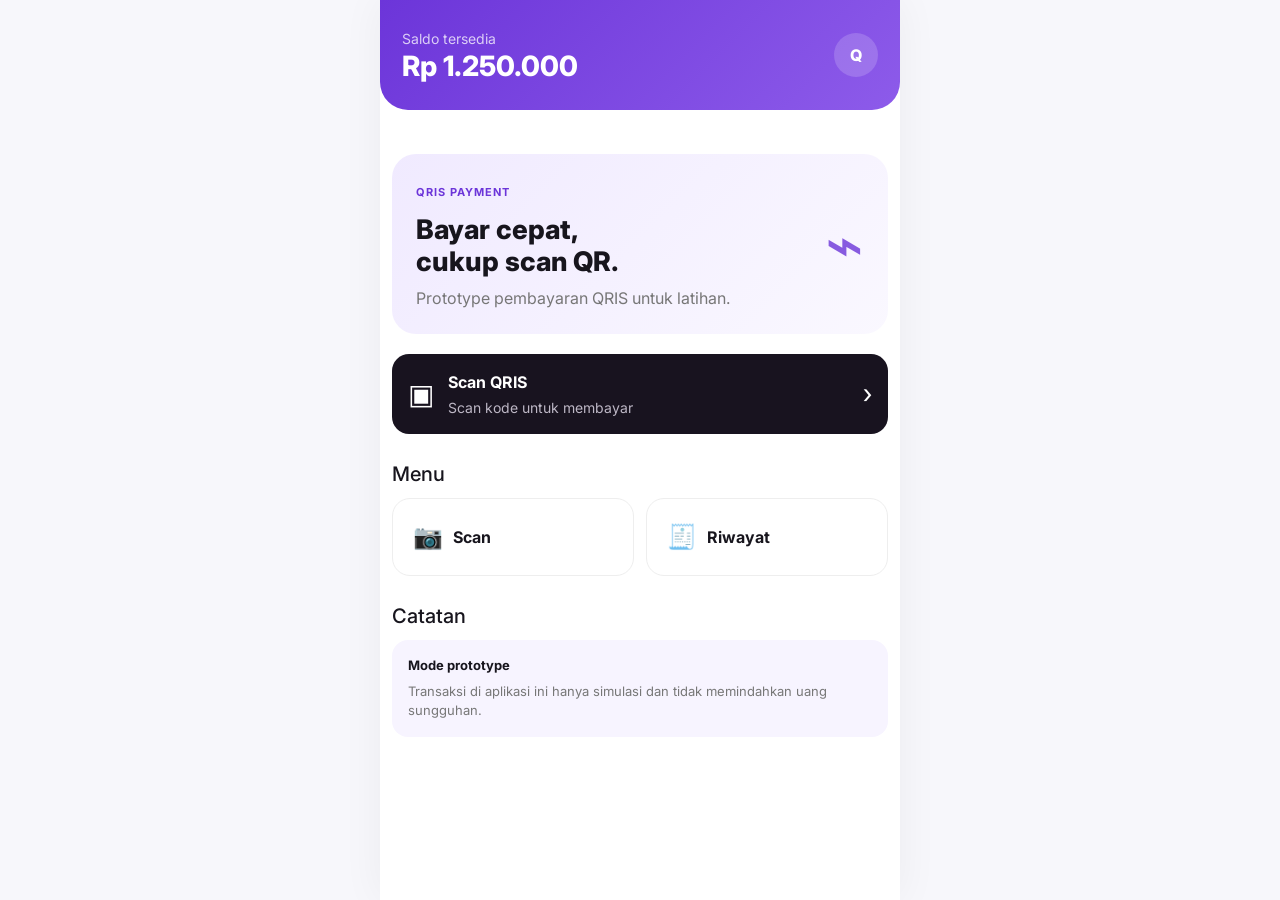
<file: index.html>
<!doctype html>
<html lang="id">
<head>
  <meta charset="utf-8">
  <meta name="viewport" content="width=device-width,initial-scale=1">
  <title>QPay — Pembayaran QRIS</title>
  <link href="https://cdn.jsdelivr.net/npm/bootstrap@5.3.3/dist/css/bootstrap.min.css" rel="stylesheet">
  <link rel="stylesheet" href="style.css">
</head>
<body>
<div class="app-shell">
  <header class="topbar">
    <div>
      <small class="opacity-75">Saldo tersedia</small>
      <h3 class="mb-0">Rp 1.250.000</h3>
    </div>
    <div class="avatar">Q</div>
  </header>

  <main class="container py-4">
    <section class="hero-card">
      <div>
        <span class="badge-soft">QRIS PAYMENT</span>
        <h1>Bayar cepat,<br>cukup scan QR.</h1>
        <p>Prototype pembayaran QRIS untuk latihan.</p>
      </div>
      <div class="qr-icon">⌁</div>
    </section>

    <button class="scan-btn" onclick="location.href='scan.html'">
      <span class="scan-symbol">▣</span>
      <span><b>Scan QRIS</b><small>Scan kode untuk membayar</small></span>
      <span class="arrow">›</span>
    </button>

    <div class="section-title">
      <h5>Menu</h5>
    </div>
    <div class="menu-grid">
      <a href="scan.html" class="menu-item"><span>📷</span><b>Scan</b></a>
      <a href="history.html" class="menu-item"><span>🧾</span><b>Riwayat</b></a>
    </div>

    <div class="section-title">
      <h5>Catatan</h5>
    </div>
    <div class="notice">
      <b>Mode prototype</b>
      <p>Transaksi di aplikasi ini hanya simulasi dan tidak memindahkan uang sungguhan.</p>
    </div>
  </main>
</div>
</body>
</html>
</file>
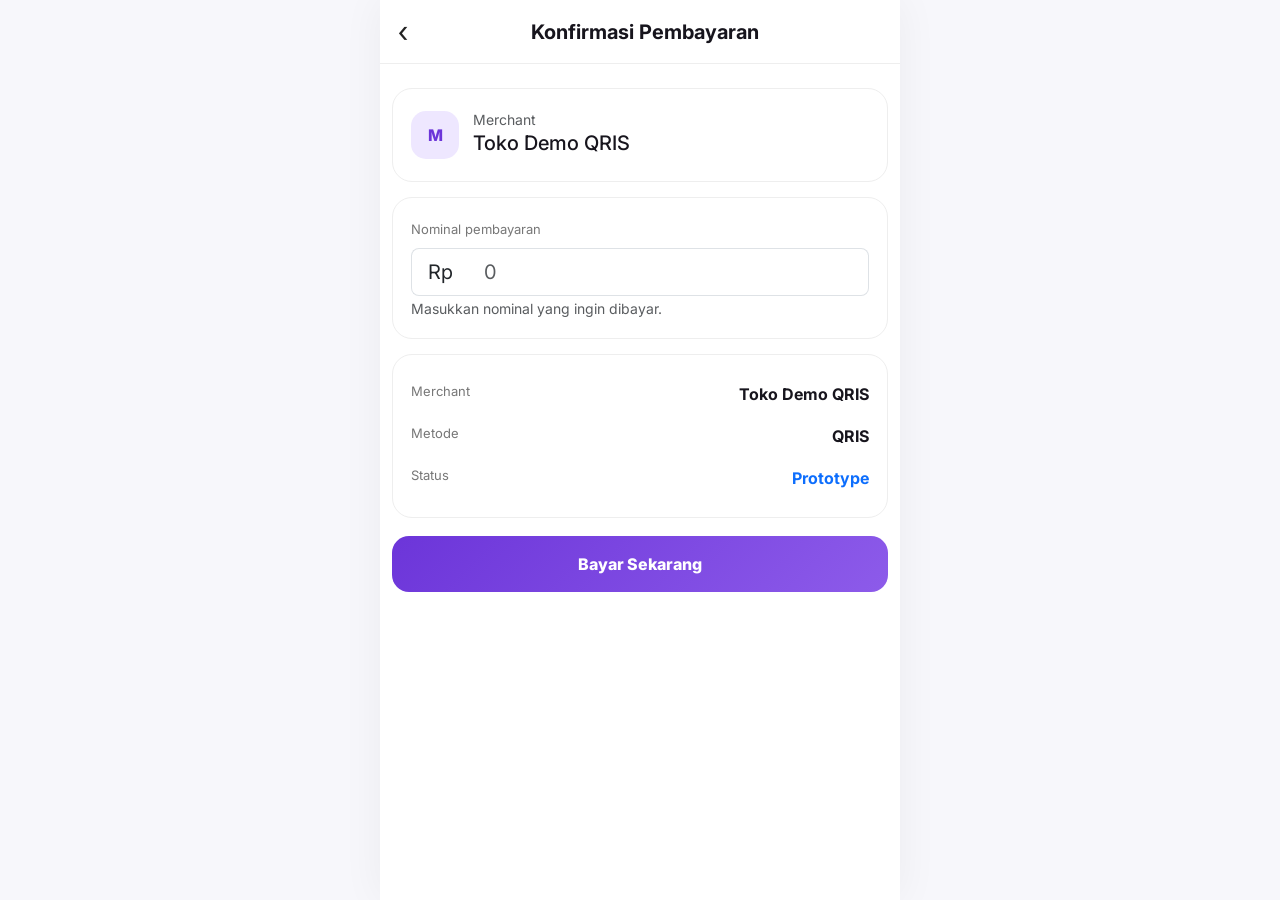
<file: confirm.html>
<!doctype html>
<html lang="id">
<head>
  <meta charset="utf-8">
  <meta name="viewport" content="width=device-width,initial-scale=1">
  <title>Konfirmasi — QPay</title>
  <link href="https://cdn.jsdelivr.net/npm/bootstrap@5.3.3/dist/css/bootstrap.min.css" rel="stylesheet">
  <link rel="stylesheet" href="style.css">
  <script src="app.js" defer></script>
</head>
<body>
<div class="app-shell">
  <header class="simple-header">
    <a href="scan.html">‹</a><h5>Konfirmasi Pembayaran</h5><span></span>
  </header>

  <main class="container py-4">
    <div class="merchant-card">
      <div class="merchant-logo">M</div>
      <div><small class="text-muted">Merchant</small><h5 id="merchant">Toko Demo</h5></div>
    </div>

    <div class="amount-card">
      <label>Nominal pembayaran</label>
      <div class="input-group input-group-lg">
        <span class="input-group-text">Rp</span>
        <input id="amount" class="form-control" type="number" min="1000" placeholder="0">
      </div>
      <small class="text-muted">Masukkan nominal yang ingin dibayar.</small>
    </div>

    <div class="detail-card">
      <div><span>Merchant</span><b id="merchant2">Toko Demo</b></div>
      <div><span>Metode</span><b>QRIS</b></div>
      <div><span>Status</span><b class="text-primary">Prototype</b></div>
    </div>

    <button class="primary-btn" onclick="pay()">Bayar Sekarang</button>
  </main>
</div>
</body>
</html>
</file>
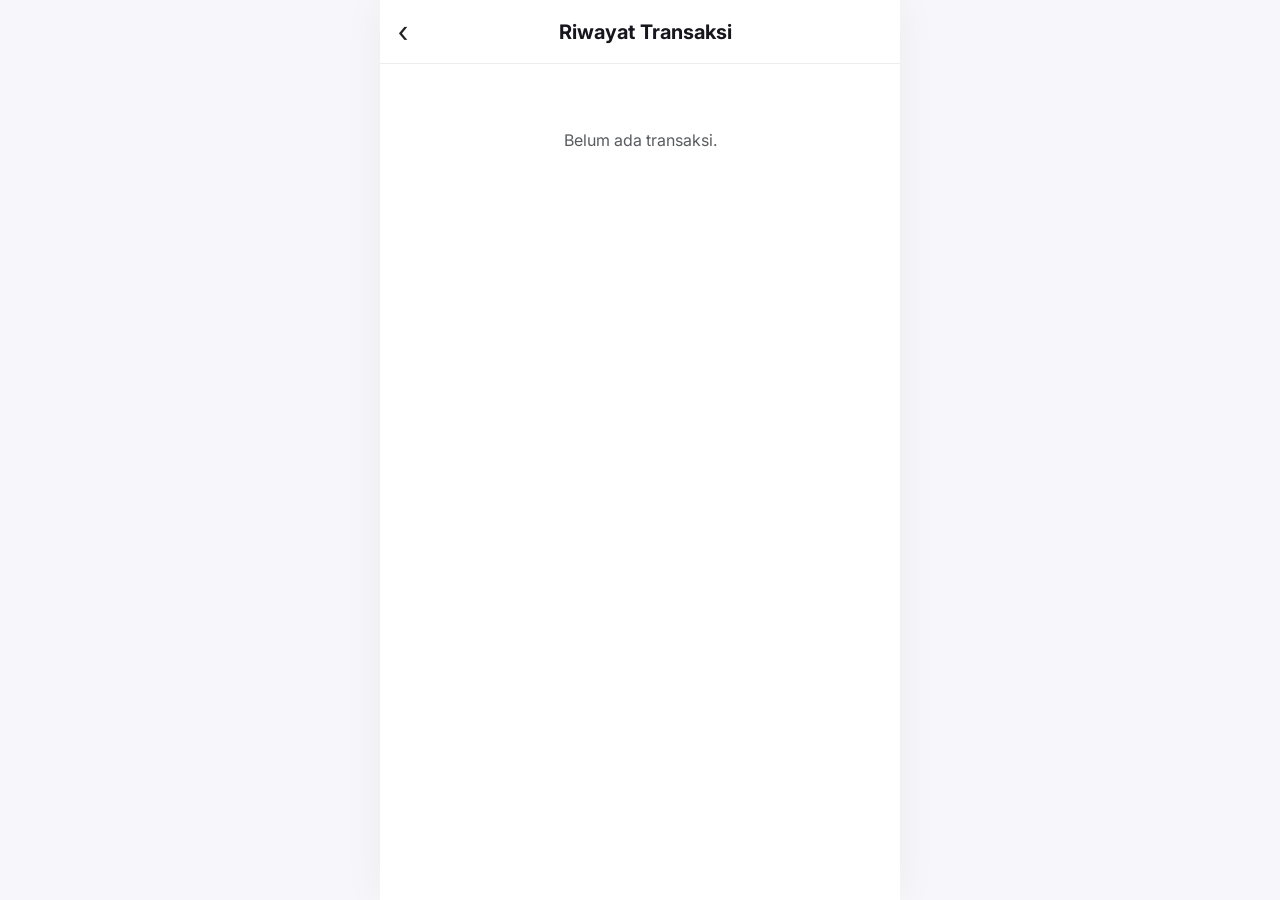
<file: history.html>
<!doctype html>
<html lang="id">
<head>
  <meta charset="utf-8">
  <meta name="viewport" content="width=device-width,initial-scale=1">
  <title>Riwayat — QPay</title>
  <link href="https://cdn.jsdelivr.net/npm/bootstrap@5.3.3/dist/css/bootstrap.min.css" rel="stylesheet">
  <link rel="stylesheet" href="style.css">
  <script src="app.js" defer></script>
</head>
<body>
<div class="app-shell">
  <header class="simple-header">
    <a href="index.html">‹</a><h5>Riwayat Transaksi</h5><span></span>
  </header>
  <main class="container py-3">
    <div id="historyList"></div>
  </main>
</div>
</body>
</html>
</file>
<file: style.css>
@import url('https://fonts.googleapis.com/css2?family=Inter:wght@400;500;600;700;800&display=swap');
:root{--purple:#6c35d9;--purple2:#8d5bea;--bg:#f7f7fb;--ink:#17151d}
*{box-sizing:border-box}body{margin:0;background:var(--bg);font-family:Inter,Arial,sans-serif;color:var(--ink)}
.app-shell{max-width:520px;min-height:100vh;margin:auto;background:#fff;box-shadow:0 0 40px #0000000d}
.topbar{padding:26px 22px;background:linear-gradient(135deg,var(--purple),var(--purple2));color:#fff;display:flex;justify-content:space-between;align-items:center;border-radius:0 0 28px 28px}.topbar h3{font-weight:800}.avatar{width:44px;height:44px;border-radius:50%;background:#ffffff2b;display:grid;place-items:center;font-weight:800}
.container{max-width:100%}.hero-card{margin:20px 0;padding:24px;border-radius:24px;background:linear-gradient(135deg,#f0eaff,#faf8ff);display:flex;justify-content:space-between;align-items:center}.hero-card h1{font-size:27px;font-weight:800;margin:12px 0 8px}.hero-card p{margin:0;color:#777}.badge-soft{font-size:11px;font-weight:700;color:var(--purple);letter-spacing:1px}.qr-icon{font-size:65px;color:var(--purple);opacity:.8}
.scan-btn,.primary-btn,.secondary-btn{border:0;width:100%;border-radius:17px;padding:16px;display:flex;align-items:center;gap:14px;font-family:inherit}.scan-btn{background:#18131f;color:#fff;text-align:left}.scan-btn small{display:block;color:#bdb7c5;margin-top:3px}.scan-symbol{font-size:28px}.arrow{margin-left:auto;font-size:27px}.section-title{margin:28px 0 12px}.menu-grid{display:grid;grid-template-columns:1fr 1fr;gap:12px}.menu-item{padding:20px;border:1px solid #eee;border-radius:18px;text-decoration:none;color:var(--ink);display:flex;gap:10px;align-items:center}.menu-item span{font-size:24px}.notice{padding:16px;border-radius:16px;background:#f7f4ff;font-size:13px}.notice p{margin:6px 0 0;color:#777}
.simple-header{height:64px;padding:0 18px;display:flex;align-items:center;justify-content:space-between;border-bottom:1px solid #eee}.simple-header a{font-size:30px;text-decoration:none;color:#222}.simple-header h5{margin:0;font-weight:700}.scanner{width:100%;overflow:hidden;border-radius:22px;margin-top:8px}.scanner video{border-radius:22px}.scanner-help{text-align:center;padding:18px}.scanner-help p{color:#777;font-size:13px;margin:6px 0}.divider{display:flex;align-items:center;gap:10px;color:#999;margin:18px 0}.divider:before,.divider:after{content:"";height:1px;background:#eee;flex:1}.secondary-btn{justify-content:center;background:#f0ebff;color:var(--purple);font-weight:700}.merchant-card,.amount-card,.detail-card{border:1px solid #eee;border-radius:20px;padding:18px;margin-bottom:15px}.merchant-card{display:flex;align-items:center;gap:14px}.merchant-logo{width:48px;height:48px;border-radius:15px;background:#eee7ff;color:var(--purple);display:grid;place-items:center;font-weight:800}.amount-card label{font-size:13px;color:#777;margin-bottom:8px}.input-group-text{background:#fff;border-right:0}.form-control{border-left:0}.form-control:focus{box-shadow:none}.detail-card div,.receipt div{display:flex;justify-content:space-between;padding:9px 0}.detail-card span,.receipt span{color:#777;font-size:13px}.primary-btn{justify-content:center;background:linear-gradient(135deg,var(--purple),var(--purple2));color:#fff;font-weight:800;margin-top:18px}.success-card{text-align:center;padding-top:25px}.check{width:82px;height:82px;border-radius:50%;background:#e9f9ef;color:#22a55a;display:grid;place-items:center;font-size:45px;font-weight:700;margin:20px auto}.success-card h1{font-weight:800;margin:5px 0 25px}.receipt{text-align:left;border:1px dashed #ddd;border-radius:18px;padding:10px 17px;margin-bottom:20px}.history-item{padding:16px;border-bottom:1px solid #eee;display:flex;align-items:center;gap:12px}.history-icon{width:44px;height:44px;border-radius:14px;background:#f0ebff;color:var(--purple);display:grid;place-items:center}.history-info{flex:1}.history-info b{display:block}.history-info small{color:#888}.history-amount{font-weight:700}
</file>
